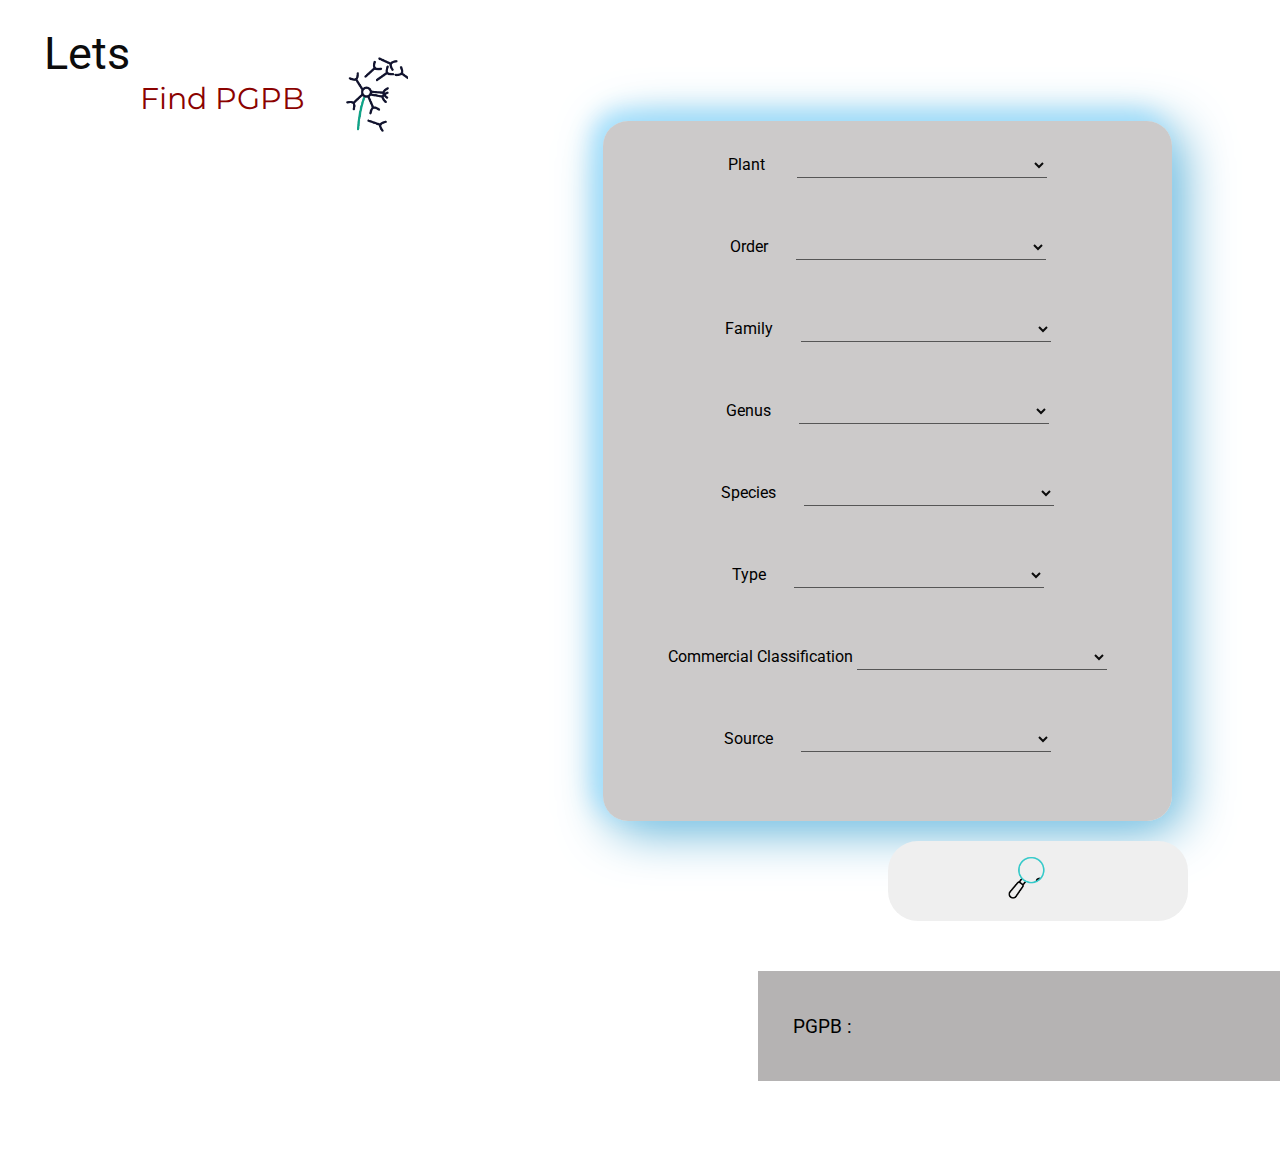
<file: find/find_pgpb.html>
<!DOCTYPE html>
<html>

<head>
   <meta name="viewport" content="width=device-width, initial-scale=1.0">
   <!-- <link href="css/style.css" rel="stylesheet">
   <link href="https://fonts.googleapis.com/css?family=Montserrat:300,300i,400,600,700" rel="stylesheet">
    <link rel="stylesheet" href="http://cdnjs.cloudflare.com/ajax/libs/font-awesome/4.4.0/css/font-awesome.min.css">
    <link href="assets/css/responsive.css" rel="stylesheet"> -->
   <link rel="preconnect" href="https://fonts.googleapis.com">
   <link rel="preconnect" href="https://fonts.gstatic.com" crossorigin>
   <link href="https://fonts.googleapis.com/css2?family=Roboto:wght@100&display=swap" rel="stylesheet">
   <link rel="preconnect" href="https://fonts.googleapis.com">
   <link rel="preconnect" href="https://fonts.gstatic.com" crossorigin>
   <link href="https://fonts.googleapis.com/css2?family=Montserrat:wght@300&family=Roboto:wght@100&display=swap"
      rel="stylesheet">
   <link rel="preconnect" href="https://fonts.googleapis.com">
   <link rel="preconnect" href="https://fonts.gstatic.com" crossorigin>
   <link href="https://fonts.googleapis.com/css2?family=Montserrat:wght@300&family=Roboto:wght@100;300&display=swap"
      rel="stylesheet">


   <style>
      /* #myVideo {
         position: fixed;
         right: 0;
         bottom: 0;
         min-width: 100%;
         min-height: 100%;
         z-index: -2;
         filter: blur(2px);
      } */

      * {
         font-family: roboto;

         color: rgb(12, 12, 12);
      }

      body {
         /* background-image: url("img/hero.jpg");
         background-repeat: no-repeat;*/
         background-attachment: scroll;
         background-size: cover;




      }

      select {
         width: 250px;
         height: 25px;
         border: 1px solid rgb(86, 86, 86);
         background-color: transparent;
         border-right: none;
         border-left: none;
         border-top: none;

      }

      select:focus {
         outline: none;
         transition: 0.3s ease;
      }

      option:focus,
      option:focus {
         transition: 0.3s ease;
      }

      .container {
         background-color: rgba(182, 179, 179, 0.696);
         float: right;
         border-radius: 25px;
         display: flex;
         justify-content: center;
         align-items: center;
         align-content: center;
         flex-direction: column;
         width: 45%;
         height: 700px;
         transform: translate(-100px, -300px);
         box-shadow: -8px -8px 25px #a0dffe, 8px 8px 52px #51aad3;
      }

      /* pgpb Output */

      .output {

         border: none;
         width: 500px;
         height: 200px;
         transform: translate(750px, 750px);

      }

      ::placeholder {
         color: black;
         padding-left: 10px;
      }


      input {
         padding: 12px;
         font-size: larger;
         font-family: 'Roboto', sans-serif;
         color: rgb(5, 5, 5);
         padding: 20px;
         width: 550px;
         height: 70px;
         background: rgba(173, 170, 170, 0.899);
         border: none
      }

      input:focus {
         outline: none;

      }

      /* /end of output */
      label {
         color: black;

      }

      .find_btn {
         width: 300px;
         height: 80px;
         font-family: roboto;
         transform: translate(880px, 420px);
         font-size: larger;
         border-radius: 30px;
         border: none;
         border-color: rgb(203, 220, 236);
      }

      .find_btn:hover {
         background-color: rgb(84, 220, 84);
         transition: 0.4s ease;
         border-color: rgb(56, 203, 98);
         outline: none;
         box-shadow: -2px -1px 25px #23a249;
      
      }

      .search {
         height: 50px;
      }

      .plant_gif {

         width: 100px;
         transform: translate(300px, -70px);
      }
     /* Hamburger Menu */
.hamburger-menu {
    display: block;
    cursor: pointer;
    width: 35px;
    height: 30px;
    position: absolute;
    top: 15px;
    right: 20px;
    z-index: 1000;
}

.hamburger-menu .line {
    width: 100%;
    height: 5px;
    background-color: #ffffff;
    margin: 6px 0;
    transition: all 0.3s ease;
}

/* Menu Styling */
.menu {
    display: none;
    position: absolute;
    top: 60px;
    right: 20px;
    background-color: #2e7d32;
    padding: 15px;
    border-radius: 8px;
    box-shadow: 0 4px 8px rgba(0, 0, 0, 0.2);
    width: 200px;
    z-index: 999;
}

.menu.active {
    display: block;
}

.menu a, .menu button {
    display: block;
    text-decoration: none;
    color: white;
    font-size: 1rem;
    font-weight: bold;
    padding: 10px;
    background: none;
    border: none;
    text-align: left;
    cursor: pointer;
    width: 100%;
}

.menu a:hover, .menu button:hover {
    background-color: rgba(255, 255, 255, 0.2);
    border-radius: 5px;
}

   </style>
   <script>
      function toggleMenu() {
         const menu = document.getElementById("menu");
         menu.classList.toggle("active");
      }
      </script>
</head>

<body background="https://rakeshloginform.w3spaces.com/pot.jpg">



   <form>


      <div class="navbar-header">





         <br> &nbsp;&nbsp;&nbsp;&nbsp;&nbsp;&nbsp;&nbsp;&nbsp;
         <a class="site-title">
            <span
               style="font-family: roboto;font-size:45px;">Lets&nbsp;</span><br>&nbsp;&nbsp;&nbsp;&nbsp;&nbsp;&nbsp;&nbsp;&nbsp;
            &nbsp;&nbsp;&nbsp;&nbsp;&nbsp;&nbsp;&nbsp;&nbsp;&nbsp;&nbsp;&nbsp;&nbsp;&nbsp;&nbsp;&nbsp;&nbsp;&nbsp;&nbsp;
            &nbsp;&nbsp;&nbsp;&nbsp;
            <span style="font-family:Montserrat;font-size: 30px;color:rgb(139, 2, 0);">Find PGPB</span></a>

      </div>
      <img class="plant_gif" src="img/plant-gif.gif">

      <div class="output">
         <input placeholder=" PGPB :">
      </div>


      <div class="container">

         <div class="plant_div">
            <label>Plant</label>&nbsp;&nbsp;&nbsp;&nbsp;&nbsp;&nbsp;&nbsp;&nbsp;<select aria-placeholder="Plant"
               id="selection" onchange="filterfunc()">
               <option></option>
               <option> Black locust
               </option>
               <option> Japanese clover
               </option>
               <option> Alfalfa
               </option>
               <option>Avocado
               </option>
               <option> Banana
               </option>
               <option> Bean
               </option>
               <option> Alkali swainsonpea
               </option>
            </select></div>
         <br><br><br>
         <div class="order_div">
            <label>Order</label>&nbsp;&nbsp;&nbsp;&nbsp;&nbsp;&nbsp;&nbsp;<select aria-placeholder="Order"
               id="selection1" onchange="filterfunc()">
               <option></option>
               <option> Fabales
               </option>
               <option> Laurales
               </option>
               <option> Zingiberales
               </option>
               <option> Rosales
               </option>
               <option>Cucurbitales
               </option>
               <option>Brassicales
               </option>
               <option>Myrtales
               </option>
            </select></div>
         <br><br><br>

         <div class="family_div">
            <label>Family</label>&nbsp;&nbsp;&nbsp;&nbsp;&nbsp;&nbsp;&nbsp;<select id="selection2"
               onchange="filterfunc()">
               <option></option>
               <option> Fabaceae
               </option>
               <option>Rosaceae
               </option>
               <option> Cucurbitaceae
               </option>
               <option>Cleomaceae
               </option>
               <option> Brassicaceae
               </option>
               <option>Myrtaceae
               </option>
               <option> Actinidiaceae
               </option>
            </select></div>
         <br><br><br>

         <div class="genus_div">
            <label>Genus</label>&nbsp;&nbsp;&nbsp;&nbsp;&nbsp;&nbsp;&nbsp;<select aria-placeholder="Genus"
               id="selection3" onchange="filterfunc()">
               <option></option>
               <option>Robinia
               </option>
               <option>Kummerowia
               </option>
               <option> Medicago
               </option>
               <option>Sphaerophysa
               </option>
               <option>Persea
               </option>
               <option>Musa
               </option>
               <option>Phaseolus
               </option>
            </select></div>
         <br><br><br>


         <div class="species_div">
            <label>Species</label>&nbsp;&nbsp;&nbsp;&nbsp;&nbsp;&nbsp;&nbsp;<select aria-placeholder="Species"
               id="selection4" onchange="filterfunc()">
               <option></option>
               <option> pseudoacacia
               </option>
               <option> striata
               </option>
               <option> sativa
               </option>
               <option>ruthenica
               </option>
               <option> salsula
               </option>
               <option>americana
               </option>
               <option>paradisiaca
               </option>
            </select></div>
         <br><br><br>

         <div class="type_div">
            <label>Type</label>&nbsp;&nbsp;&nbsp;&nbsp;&nbsp;&nbsp;&nbsp;<select aria-placeholder="Type" id="selection5"
               onchange="filterfunc()">
               <option></option>
               <option>Tree
               </option>
               <option> Herb
               </option>
               <option> Small Tree
               </option>
               <option>Vine
               </option>
               <option>Scrub
               </option>
               <option> Shrubs
               </option>
               <option>Creeper Plant
               </option>
            </select></div>
         <br><br><br>

         <div class="com_div">
   <label class="com_label">Commercial Classification</label>&nbsp;<select aria-placeholder="Commercial Classification" id="selection6"
               onchange="filterfunc()">
               <option></option>
               <option>Food and Medicinal Plant
               </option>
               <option> Cattle food
               </option>
               <option> Food plant
               </option>
db               <option> Growth promoting plant
               </option>
               <option> Medicinal plant
               </option>
               <option>Animal food plant
               </option>
               <option> Herbicide and Medicinal plant
               </option>
            </select></div>
         <br><br><br>

         <div class="source_div">
            <label>Source</label>&nbsp;&nbsp;&nbsp;&nbsp;&nbsp;&nbsp;&nbsp;<select aria-placeholder="Source" id="selection7" onchange="filterfunc()">
               <option></option>
               <option>Nitrogen Fixation
               </option>
               <option> Nitrogen fixation , antibiotic resistance
               </option>
               <option> cyanide-degrading bacteria
               </option>
               <option> Nitrogen fixation , antibiotic tolerance, salinity-alkalinity,
               </option>
               <option> decompose polycyclic aromatic hydrocarbons (PAHs)
               </option>
               <option>Prevent diseases
               </option>
               <option>Highly tolerant to acid
               </option>
            </select></div>
         <br><br>


      </div>
      <button class="find_btn"><img class="search" src="img/search.gif">&nbsp;&nbsp;&nbsp;&nbsp;</button>
   </form>
</body>

<script>



</script>

</html>
</file>
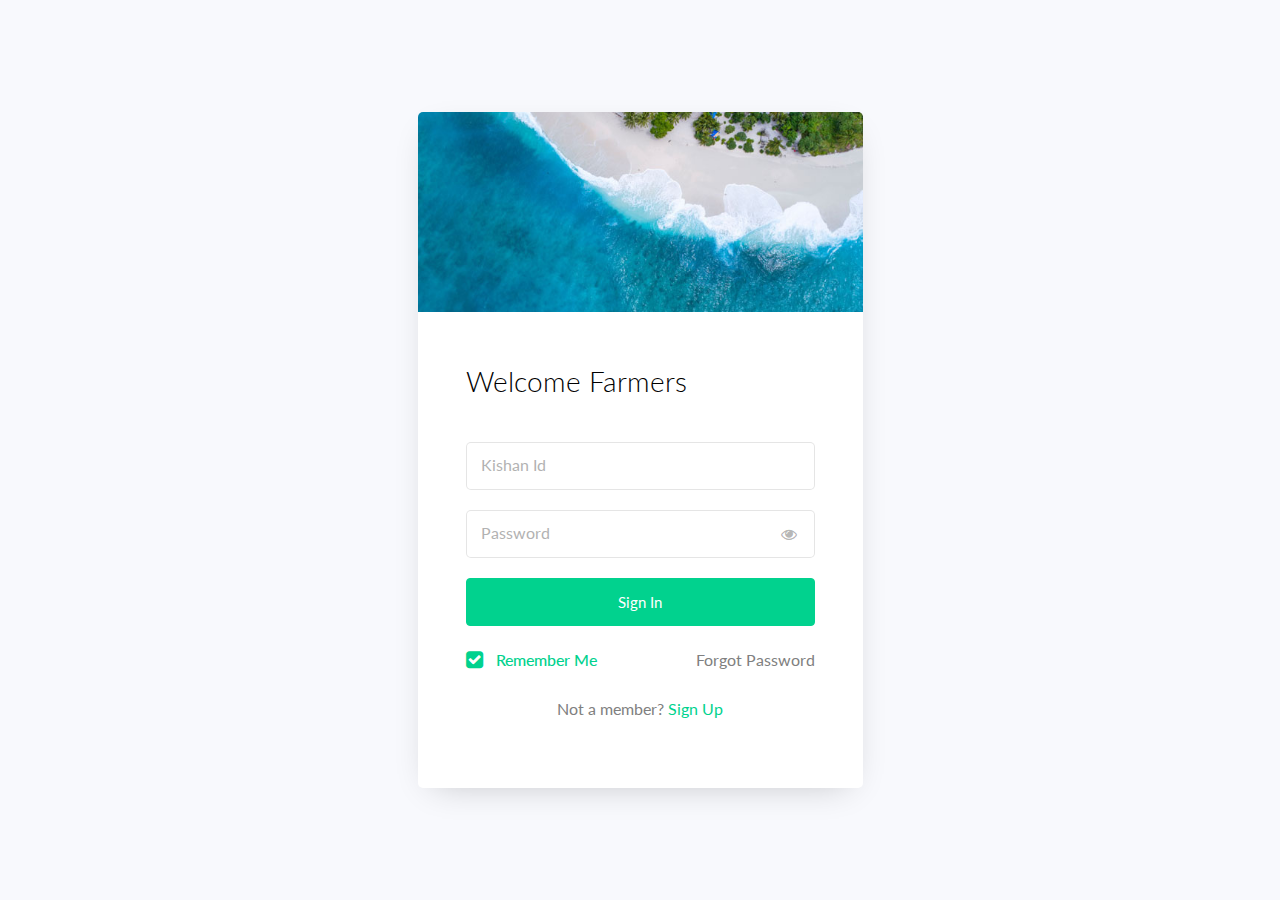
<file: login/Login.html>
<!doctype html>
<html lang="en">
  <head>
  	<title>Login 05</title>
    <meta charset="utf-8">
    <meta name="viewport" content="width=device-width, initial-scale=1, shrink-to-fit=no">

	<link href="https://fonts.googleapis.com/css?family=Lato:300,400,700&display=swap" rel="stylesheet">

	<link rel="stylesheet" href="https://stackpath.bootstrapcdn.com/font-awesome/4.7.0/css/font-awesome.min.css">
	
	<link rel="stylesheet" href="css/style.css">

	</head>
	<body>
	<section class="ftco-section">
		<div class="container">
			<div class="row justify-content-center">
				
			</div>
			<div class="row justify-content-center">
				<div class="col-md-7 col-lg-5">
					<div class="wrap">
						<div class="img" style="background-image: url(images/bg-1.jpg);"></div>
						<div class="login-wrap p-4 p-md-5">
			      	<div class="d-flex">
			      		<div class="w-100">
			      			<h3 style="width: 300px;" class="mb-4">Welcome Farmers</h3>
			      		</div>
								
			      	</div>
							<form action="#" class="signin-form">
			      		<div class="form-group mt-3">
			      			<input type="number" class="form-control" name="id"required>
			      			<label class="form-control-placeholder" for="username">Kishan Id</label>
			      		</div>
		            <div class="form-group">
		              <input id="password-field" type="password" class="form-control" name="password" required>
		              <label class="form-control-placeholder" for="password">Password</label>
		              <span toggle="#password-field" class="fa fa-fw fa-eye field-icon toggle-password"></span>
		            </div>
		            <div class="form-group">
		            	<input type="submit" class="form-control btn btn-primary rounded submit px-3" value="Sign In"/>
		            </div>
		            <div class="form-group d-md-flex">
		            	<div class="w-50 text-left">
			            	<label class="checkbox-wrap checkbox-primary mb-0">Remember Me
									  <input type="checkbox" checked>
									  <span class="checkmark"></span>
										</label>
									</div>
									<div class="w-50 text-md-right">
										<a href="#">Forgot Password</a>
									</div>
		            </div>
		          </form>
		          <p class="text-center">Not a member? <a data-toggle="tab" href="#signup">Sign Up</a></p>
		        </div>
		      </div>
				</div>
			</div>
		</div>
	</section>

	<script src="js/jquery.min.js"></script>
  <script src="js/popper.js"></script>
  <script src="js/bootstrap.min.js"></script>
  <script src="js/main.js"></script>

	</body>
</html>
</file>
<file: find/css/style.css>
/*
 * Theme Name: 
 * Theme URI: 
 * Author: Milan Savov, Nikola Kostov
 * Author URI/Mail: milan.savov@gmail.com, nikolakostov1991@gmail.com
 * Version: 1.0
 * */

 /* TABLE OF CONTENT 
*
* - CUSTOM RESETS
    - Buttons
    - Forms
* - LAYOUT
* - HEADER 
    - Site Logo
    - Navigation
* - HERO (BANNER)
* - HOMEPAGE SECTIONS
    - Features 
    - Services
    - Map Feature 
    - Portfolio
    - Newsletter 
* - FOOTER
* - PAGES
    - PORTFOLIO
    - PORTFOLIO ITEM
    - BLOG
    - BLOG POST
    - CONTACT
*
*/


/* CUSTOM RESETS
================================================== */
a {
    transition: all 0.25s ease-in-out;
    -moz-transition: all 0.25s ease-in-out;
    -webkit-transition: all 0.25s ease-in-out;
    -o-transition: all 0.25s ease-in-out;
    -ms-transition: all 0.25s ease-in-out;
    cursor: pointer;
    color: #9fa3a7;
}

a:focus,
a:hover {
    color: #6fc754;
    outline: 0 none;
    text-decoration: none;
}

p {
    margin-bottom: 0;
    font-size: 14px;
    font-weight: 300;
    color: #9fa3a7;
    line-height: 22px;
}

h1 {
    font-size: 62px;
}

h2 {
    font-size: 42px;
}

h1,h2,h3,h4,h5 {
    color: #26292c;
}

p + p {
    margin-top: 40px;
}

/* Buttons */
.btn {
    line-height: 50px;
    min-width: 200px;
    font-size: 16px;
    font-weight: 300;
    border: 0;
    border-radius: 50px;
    color: #26272d;
    background-color: #fff;
    padding: 0;
    transition: color 0.25s ease-in-out, background-color 0.25s ease-in-out;
    -moz-transition: color 0.25s ease-in-out, background-color 0.25s ease-in-out;
    -webkit-transition: color 0.25s ease-in-out, background-color 0.25s ease-in-out;
    -o-transition: color 0.25s ease-in-out, background-color 0.25s ease-in-out;
    -ms-transition: color 0.25s ease-in-out, background-color 0.25s ease-in-out;
}

.btn-border {
    border: 1px solid #26272d;
}

.btn-fill {
    background-color: #267df4;
    color: #fff;
}

.btn-gray {
    background-color: #f5f5f8;
    color: #26272d;
}

.btn-green {
    background-color: #6fc754;
    color: #fff;  
}

.btn:hover,
button.btn:hover,
.btn:focus,
button.btn:focus {
    background-color: #26272d;
    color: #fff;
}

.btn-gray:hover,
.btn-gray:focus {
    background-color: #6fc754;
    color: #fff;    
}

/* 
 * Forms 
 */
/* Input fields */
.form-group {
    position: relative;
    margin: 0 auto;
    width: 100%;
}

.form-control {
    border-radius: 25px;
    height: 50px;
    padding: 15px 20px;
    border-color: #f5f5f8;
}

.form-control + .form-control {
    margin-top: 10px;
}

.form-control:focus {
    background-color: #f5f5f8;
    border-color: #f5f5f8;
    box-shadow: none;
    outline: none;
}

.form-group .btn {
    position: absolute;
    top: 5px;
    right: 5px;
    line-height: 40px;
    min-width: 60px;
    font-size: 16px;
    border-radius: 25px;
}

.form-control-comment {
    height: 100px;
    resize: none;
}

.search-form .form-group .form-control {
    padding-right: 80px;
}

/* ELEMENTS
================================================== */
/* Checkbox fields */
input[type=checkbox],
input[type=radio] {
    position: absolute;
    visibility: hidden;
    height: auto;
    margin-top: 0;
}

.checkbox {
    margin: 0;
} 

.checkbox + .checkbox,
.radio-btn + .radio-btn {
    margin-top: 15px;
}

.checkbox [type="checkbox"]:not(:checked) + label,
.checkbox [type="checkbox"]:checked + label {
    position: relative;
    padding-left: 30px;
    cursor: pointer;
}

.checkbox [type="checkbox"]:not(:checked) + label:before,
.checkbox [type="checkbox"]:checked + label:before {
    content: '';
    position: absolute;
    left:0; 
    width: 20px; 
    height: 20px;
    background-color: #fff;
    border: 1px solid #f5f5f8;
    border-radius: 3px;
    box-shadow: none;
    transition: border-color .2s;
    -webkit-transition: border-color .2s;
    -ms-transition: border-color .2s;
    -o-transition: border-color .2s;
    -ms-transition: border-color .2s;
}

.checkbox [type="checkbox"]:not(:checked) + label:after,
.checkbox [type="checkbox"]:checked + label:after {
    content: '\f00c';
    font-family: 'FontAwesome';
    position: absolute;
    top: 50%;
    left: 0;
    text-align: center;
    font-size: 15px;
    height: 20px;
    width: 20px;
    border-radius: 3px;
    color: #fff;
    background-color: #6fc754;
    transform: translateY(-50%);
    -webkit-transform: translateY(-50%);
    -ms-transform: translateY(-50%);
    -o-transform: translateY(-50%);
    -ms-transform: translateY(-50%);
      transition: opacity .2s;
    -webkit-transition: opacity .2s;
    -ms-transition: opacity .2s;
    -o-transition: opacity .2s;
    -ms-transition: opacity .2s;
}

.checkbox [type="checkbox"]:not(:checked) + label:after {
    opacity: 0;
}

.checkbox [type="checkbox"]:checked + label:after {
    opacity: 1;
}

.checkbox [type="checkbox"]:disabled:not(:checked) + label:before,
.checkbox [type="checkbox"]:disabled:checked + label:before {
    box-shadow: none;
    border-color: #bbb;
    background-color: #ddd;
}

.checkbox [type="checkbox"]:disabled:checked + label:after {
    color: #999;
}
.checkbox [type="checkbox"]:disabled + label {
    color: #aaa;
}

.checkbox [type="checkbox"]:checked:focus + label:before,
.checkbox [type="checkbox"]:not(:checked):focus + label:before {
    border: 1px dotted #6fc754;
}

.checkbox [type="checkbox"]:not(:checked) + label:hover:before,
.checkbox [type="checkbox"]:checked + label:hover:before {
    border: 1px solid #6fc754;
}

/* Radiobutton fields */
.radio-btn label {
    font-weight: 400;
}

.radio-btn [type="radio"]:not(:checked) + label,
.radio-btn [type="radio"]:checked + label {
    position: relative;
    padding-left: 30px;
    cursor: pointer;
    margin-bottom: 0;
}

.radio-btn [type="radio"]:not(:checked) + label:before,
.radio-btn [type="radio"]:checked + label:before {
    content: '';
    position: absolute;
    left:0; 
    top: 50%;
    width: 20px;
    height: 20px;
    background-color: #fff;
    border: 1px solid #f5f5f8;
    border-radius: 50px;
    box-shadow: none;
    transform: translateY(-50%);
    -webkit-transform: translateY(-50%);
    -ms-transform: translateY(-50%);
    -o-transform: translateY(-50%);
    -ms-transform: translateY(-50%);
    transition: border-color .2s;
    -webkit-transition: border-color .2s;
    -ms-transition: border-color .2s;
    -o-transition: border-color .2s;
    -ms-transition: border-color .2s;
}

.radio-btn [type="radio"]:not(:checked) + label:after,
.radio-btn [type="radio"]:checked + label:after {
    content: '';
    position: absolute;
    width: 12px;
    height: 12px;
    top: 50%;
    left: 4px;
    background-color: #6fc754;
    border-radius: 50px;
    transform: translateY(-50%);
    -webkit-transform: translateY(-50%);
    -ms-transform: translateY(-50%);
    -o-transform: translateY(-50%);
    -ms-transform: translateY(-50%);
    transition: opacity .2s;
    -webkit-transition: opacity .2s;
    -ms-transition: opacity .2s;
    -o-transition: opacity .2s;
    -ms-transition: opacity .2s;
}

.radio-btn [type="radio"]:not(:checked) + label:after {
    opacity: 0;
}
.radio-btn [type="radio"]:checked + label:after {
    opacity: 1;
}

.radio-btn [type="radio"]:disabled:not(:checked) + label:before,
.radio-btn [type="radio"]:disabled:checked + label:before {
    box-shadow: none;
    border-color: #bbb;
    background-color: #ddd;
}

.radio-btn [type="radio"]:disabled:checked + label:after {
    color: #999;
}

.radio-btn [type="radio"]:disabled + label {
    color: #aaa;
}

.radio-btn [type="radio"]:checked:focus + label:before,
.radio-btn [type="radio"]:not(:checked):focus + label:before {
    border: 1px dotted #6fc754;
}

.radio-btn [type="radio"]:checked + label:hover:before,
.radio-btn [type="radio"]:not(:checked) + label:hover:before {
    border: 1px solid #6fc754;
}

/* Selectpicker */
select {
    position: absolute !important;
    bottom: 0;
    left: 50%;
    display: block !important;
    width: .5px !important;
    height: 100% !important;
    padding: 0 !important;
    opacity: 0 !important;
    border: none;
}

.bootstrap-select .btn {
    border: 1px solid #26272d;
    border-radius: 10px;
}

.bootstrap-select span.pull-left {
    padding-left: 10px;
}

.bootstrap-select.btn-group .dropdown-menu.inner {
    position: static; *
    float: none;
    border: 0;
    padding: 0;
    margin: 0;
    border-radius: 0;
    -webkit-box-shadow: none;
    box-shadow: none;
}

.bootstrap-select.open .dropdown-menu {
    display: block;
    border: 1px solid #26272d; 
    border-radius: 10px;
}

.bootstrap-select.btn-group .dropdown-menu {
    padding: 5px 0;
    min-width: 100%;
    overflow: hidden;
    -webkit-box-sizing: border-box;
    -moz-box-sizing: border-box;
    box-sizing: border-box;
    z-index: 9999;
}

.bootstrap-select .dropdown-menu {
    display: none;
    visibility: visible;
    opacity: 1;
    padding: 0;
}

.bootstrap-select .bs-caret {
    float: right;
    padding-right: 10px;
}

.bootstrap-select .bs-caret .caret {
    border-top: 6px dashed;
    border-top: 6px solid\9;
    border-right: 6px solid transparent;
    border-left: 6px solid transparent;   
}

.bootstrap-select .selected {
    color: #6fc754;
}

.bootstrap-select .check-mark {
    display: none;
}

/*  Tabs  */
.tab-style {
    border-bottom: none;
}

.tab-style + .tab-content {
    padding: 15px;
    border: 1px solid #26272d;
    border-bottom-left-radius: 10px;
    border-bottom-right-radius: 10px;
    border-top-right-radius: 10px;
}

.nav-tabs.tab-style > li.active > a,
.nav-tabs.tab-style > li > a:hover {
    border: 1px solid #6fc754;
    background-color: #6fc754;
    color: #fff;
}

.nav-tabs.tab-style > li > a {
    position: relative;
    color: #26272d;
    margin-right: 0;
    border: 1px solid #26272d;
    border-top-left-radius: 10px;
    border-top-right-radius: 10px;
}

.nav-tabs.tab-style > li + li {
    margin-left: 10px;
}

/* Accordion */
.accordion.panel-group {
    margin-bottom: 0;
}

.accordion.panel-group .panel + .panel {
    margin-top: 0;
}

.accordion .panel {
    border: 0;
    box-shadow: none;
    border: 1px solid #26272d;
    border-bottom: 0;
    border-radius: 0;
}

.accordion .panel:first-child,
.accordion .panel:first-child .panel-heading a {
    border-top-right-radius:10px;
    border-top-left-radius:10px;
}

.accordion .panel:last-child {
    border-bottom-right-radius:10px;
    border-bottom-left-radius:10px;
    border-bottom: 1px solid #26272d;
}

.accordion .panel:last-child .panel-heading a.collapsed {
    border-bottom-right-radius:10px;
    border-bottom-left-radius:10px;
}

.accordion .collapsed {
    height: auto;
}

.accordion .panel-heading {
    background-color: transparent;
    padding: 0;
}

.accordion .panel-heading a {
    display: inline-block;
    position: relative;
    width: 100%;
    padding: 10px 40px 10px 15px;
}

.accordion .panel-heading a.collapsed {
    background-color: transparent;
    color: #26272d;
}

.accordion .panel-heading a.collapsed:hover,
.accordion.accordion-gray .panel-heading a.collapsed:hover,
.accordion .panel-heading a {
    background-color: #6fc754;   
    color: #fff; 
}

.accordion .panel-heading a.collapsed::after {
    content: "\f107";
}

.accordion .panel-heading a::after {
    font-family: "FontAwesome";
    content: "\f106";
    position: absolute;
    top: 50%;
    right: 15px;
    transform: translateY(-50%);
    -moz-transform: translateY(-50%);
    -o-transform: translateY(-50%);
    -ms-transform: translateY(-50%);
    -webkit-transform: translateY(-50%);
}

.panel-group .panel-heading+.panel-collapse>.list-group, 
.panel-group .panel-heading+.panel-collapse>.panel-body {
    border: none;
}

/* Pagination */
.pagination {
  margin: 0;
  vertical-align: middle;
}

.pagination > li > a {
  border: none;
  color: #292a2c;
  background-color: #f5f5f8;
  padding: 10px 15px;
  border-radius: 10px;
  font-size: 12px;
}

.pagination > li + li > a {
  margin-left: 5px;
}

.pagination > li.active > a,
.pagination > li > a:hover,
.pagination > li.active > a:hover {
  background-color: #6fc754;
  color: #fff;
}

.pagination > li:first-child > a {
  border-top-left-radius: 10px;
  border-bottom-left-radius: 10px;
}

.pagination > li:last-child > a {
  border-top-right-radius: 10px;
  border-bottom-right-radius: 10px;
}

.pagination > li.more > a {
  margin-left: 0;
  padding: 10px 5px;
  pointer-events: none;
  background-color: transparent;
}

.pagination > li.more + li > a {
  margin-left: 0;
}

/* LAYOUT
================================================== */
html, body {
    width: 100%;
    height: 100%;
    margin: 0;
    padding: 0;
    font-family: 'Montserrat', sans-serif;
    color: #26272d;
}

.img-res {
    display: block;
    width: 100vw;
    height: 100vh;
    max-width: 100%;
    max-height: 100%;
    object-fit: cover;
}

/* Background colors */
.gray-bg {
  background-color: #f5f5f8;
}

/* Margin and padding resets */
.mb-10 {margin-bottom: 10px;}
.mt-20 {margin-top: 20px;}
.mt-50 {margin-top: 50px;}

/* HEADER
================================================== */
.site-header {
    position: absolute;
    padding: 50px 0 0;
    background-color: transparent;
    width: 100%;
    z-index: 3;
}

/* Site-logo */
.site-title {
    font-size: 18px;
    line-height: 26px;
    color: #26272d;
}

.site-title:hover {
    color: #26272d;   
}

.site-title span {
    font-weight: 700;
}

.site-title a:hover {
    color: #fff;
}

/* Navigation */
.navbar-collapse {
    text-align: center;
}

.navbar-nav {
    float: none;
    display: inline-block;
}

.navbar-nav > li > a, 
.slicknav_nav > li > a {
    padding: 0;
    font-size: 16px;
    position: relative;
    color: #26272d;
    line-height: 26px;
}

.site-header-white .navbar-nav > li > a,
.site-header-white .site-title {
    color: #fff;
}

.navbar-nav > li > a i {
    margin-left: 5px;
}

.navbar-nav > li + li {
    margin-left: 30px;
}

.nav .open > a, 
.nav .open > a:focus, 
.nav .open > a:hover,
.navbar-nav > li > a:hover,
.navbar-nav > li > a:focus,
.navbar-nav > li.active > a,
.navbar-collapse li a:hover,
.dropdown.open > a, 
.site-header-white .dropdown.open > a,
.dropdown-menu a:hover, 
.dropdown:hover > a, 
.dropdown-menu>li>a:focus,
.dropdown-menu li a:hover,
.slicknav_nav > li.active a,
.slicknav_open .slicknav_arrow,
.slicknav_nav > li a:hover {
    background-color: transparent;
    color: #6fc754;
}

.navbar-toggle {
    border-color: #fff;
    margin: 0 15px 0 0;
    position: relative;
    top: -1px;
}

.navbar-toggle:hover,
.navbar-toggle[aria-expanded=true] {
    background-color: #fff;
    border-color: #000;
    cursor: pointer;
}

.navbar-toggle:hover .icon-bar,
.navbar-toggle[aria-expanded=true] .icon-bar {
    background-color: #000;
}

.navbar-toggle  .icon-bar {
    background-color: #fff;
}

.navbar-nav .dropdown-menu {
    display: block;
    opacity: 0;
    visibility: hidden;
    border-radius: 0;
    min-width: 130px;
    border: 0;
    border-top: 5px solid #6fc754;
    top: 140%;
    transition: all 0.4s;
    -moz-transition: all 0.4s;
    -webkit-transition: all 0.4s;
    -o-transition: all 0.4s;
    -ms-transition: all 0.4s;
}

.navbar-nav li a:hover + .dropdown-menu,
.navbar-nav .dropdown-menu:hover {
    opacity: 1;
    visibility: visible;
    top: 100%;
    transition-delay: 0s;
}

.dropdown-menu li a {
    padding: 5px 15px;
    position: relative;
    left: 0;
}

.dropdown-menu li a:hover {
    left: 15px;
}

/* HERO
================================================== */
.hero { 
    background: url(../img/hero.jpg) no-repeat center / cover; 
    height: 100%;
    width: 100%;
    display: table;
    position: relative;
}

.overlay:before {
  content: '';
  background-color: rgba(255,255,255,0.5);
  height: 100%;
  width: 100%;
  position: absolute;
  top: 0;
  left: 0;
  z-index: 0;
}

.hero-content {
    display: table-cell;
    vertical-align: middle;
    padding-top: 75px;
}

.hero-text {
    max-width: 890px;
    width: 100%;
    margin: 0 auto;
    padding: 0 15px;
    text-align: center;
}

.hero-text h1 {
    position: relative;
    margin: 0;
}

.hero-text p {
    position: relative;
    margin: 45px 0 30px;
    font-size: 20px;
    color: #26272d;
}

.hero-text .btn {
    position: relative;
    background-color: transparent;
}

.hero-text .btn:hover {
    background-color: #26272d;
    color: #fff;
}

.hero .breadcrumb {
    padding-top: 60px;
    margin-bottom: 0;
}

.hero .breadcrumb:before {
    content: '';
    display: block;
    position: absolute;
    left: 50%;
    bottom: 45px;
    height: 12px;
    width: 80px;
    border-top: 5px solid #fff;
    border-bottom: 3px solid #fff;
    transform: translateX(-50%);
    -moz-transform: translateX(-50%);
    -webkit-transform: translateX(-50%);
    -o-transform: translateX(-50%);
    -ms-transform: translateX(-50%);
}

.subpage-hero {
    height: 400px;
}

.subpage-hero.overlay:before {
    background-color: rgba(38,39,45,0.5);
}

.subpage-hero .hero-content,
.subpage-hero .hero-content h1,
.subpage-hero a  {
    color: #fff;
}

.subpage-hero a:hover {
    color: #6fc754;
}

.portfolio-hero {
    background: url(../img/portfolio-hero.jpg) no-repeat center / cover;     
}

.blog-hero {
    background: url(../img/blog-hero.jpg) no-repeat center / cover;     
}

.contact-hero {
    background: url(../img/contact-hero.jpg) no-repeat center / cover;     
}

/* SITEMAIN
================================================== */
/* site-section */
.site-section {
   padding: 100px 0 140px;
}

.subheading-text {
    font-size: 20px;
    font-style: italic;
}

.heading-separator {
    position: relative;
    margin: 0;
    padding-bottom: 70px;
}

.heading-separator:after {
    content: "";
    position: absolute;
    bottom: 25px;
    left: 0;
    right: 0;
    height: 2px;
    width: 50px;
    margin: 0 auto;
    background-color: #267df4;
}

/* Section: Features */
.section-features h2 {
    padding-bottom: 40px;
    font-size: 30px;
}

.section-features img {
    position: absolute;
    right: 15px;
    height: 380px;
}

/* Section: Services */
.section-services .subheading-text {
    margin-bottom: 90px;
}

.section-services .col-md-3:nth-child(n+5) .service {
    margin-top: 60px;
}

.service {
    min-height: 250px;
}

.service-title {
    margin: 35px 0 25px;
    font-size: 13px;
    text-transform: uppercase;
}

.service-info {
    font-size: 13px; 
}

/* Section: Map Feature */
.section-map-feature {
    padding-top: 250px;
    background: #071021 url(../img/map.png) no-repeat top center / cover; 
}

.section-map-feature h2 {
    padding-bottom: 30px;
    margin: 0;
}

.section-map-feature h2,
.section-map-feature p {
    color: #fff;
}

.section-map-feature .btn {
    margin: 80px 0 215px;
}

.counter {
    margin-bottom: 30px;
    font-size: 40px;
    font-weight: 300;
    line-height: 1;
}

.counter-item h3 {
    margin: 0;
    font-size: 16px;
    color: #0960d7;
}

/* Section: Portfolio */
.portfolio-item {
    margin-top: 30px;
}

.portfolio-item {
    height: 270px;
    position: relative;
}

.portfolio-item:before {
    content: "";
    position: absolute;
    left: 0;
    top: 0;
    right: 100%;
    bottom: 0;
    background-color: #f5f5f8;
    transition: right 0.25s ease-in-out;
    -moz-transition: right 0.25s ease-in-out;
    -webkit-transition: right 0.25s ease-in-out;
    -o-transition: right 0.25s ease-in-out;
    -ms-transition: right 0.25s ease-in-out;
}

.portfolio-item:hover:before {
    right: 25%;
}

.portfolio-item-title,
.portfolio-item a {
    position: absolute;
    left: 0px;
    margin: 0;
    font-size: 16px;
    opacity: 0;
}

.portfolio-item-title {
    width: 150px; 
    top: 15px;  
    transition: left 0.25s ease-in-out, opacity 0.25s ease-in-out;
    -moz-transition: left 0.25s ease-in-out, opacity 0.25s ease-in-out;
    -webkit-transition: left 0.25s ease-in-out, opacity 0.25s ease-in-out;
    -o-transition: left 0.25s ease-in-out, opacity 0.25s ease-in-out;
    -ms-transition: left 0.25s ease-in-out, opacity 0.25s ease-in-out;
}

.portfolio-item:hover .portfolio-item-title {
    left: 15px;
    opacity: 1;
}

.portfolio-item a {
    bottom: 15px;
    color: #26272d;
    padding: 5px 12px;
    border: 1px solid #26272d;
    border-radius: 50px;
}

.portfolio-item:hover a {
    left: 55%;
    opacity: 1;
}

.portfolio-item a:hover {
    background-color: #26272d;
    color: #fff;
}

.portfolio-item a i {
    width: 16px;
    text-align: center;
}

/* Section: Newsletter */
.section-newsletter h2 {
    padding-bottom: 30px;
    margin: 0;
}

.newsletter-group {
    max-width: 550px;
}

.newsletter-group .form-control {
    padding-right: 125px;
}

.newsletter-group .btn {
    min-width: 120px;
}

/* FOOTER
================================================== */
.site-footer {
    background-color: #f5f5f8;
    padding-top: 95px;
}

.site-footer .site-title {
    display: inline-block;
    margin-bottom: 40px;
}

.site-footer h3 {
    font-size: 16px;
    text-transform: uppercase;
    margin:0 0 40px;
}

.site-footer > .container {
    padding-bottom: 170px;
}

.site-footer .list-unstyled li + li {
    margin-top: 20px;
}

.contact-links li {
    position: relative;
}

.contact-links li i {
    position: absolute;
    top: 50%;
    width: 20px;
    text-align: center;
    font-size: 18px;
    color: #8c8f94;
    transform: translateY(-50%);
    -moz-transform: translateY(-50%);
    -webkit-transform: translateY(-50%);
    -o-transform: translateY(-50%);
    -ms-transform: translateY(-50%);
}

.contact-links li a,
.contact-links li p {
    margin-left: 40px;
}

.list-unstyled {
    margin-bottom: 0;
}

.list-unstyled li a,
.list-unstyled li p {
    font-size: 16px;
    color: #8c8f94;
    font-weight: 300;
}

.list-unstyled li a:hover,
.list-unstyled li.active a {
    color: #6fc754;
}

/* Copyright */
.copyright {
    padding: 30px 0;
    border-top: 1px solid rgba(38, 41, 44, 0.05);
}

.social-links a {
    line-height: 36px;
    padding: 5px 15px;
    font-size: 18px;
    border: 1px solid;
    border-radius: 50px;
}

.social-links a:hover {
    color: #fff;
}

.social-links a i {
    width: 18px;
    text-align: center;
}

a.twitter-bg {
    color: #55acee;
    border-color: #55acee; 
}

a.twitter-bg:hover {
    background-color: #55acee;
}

a.facebook-bg {
  color: #3b5998;
  border-color: #3b5998;
}

a.facebook-bg:hover{
  background-color: #3b5998;
}

a.pinterest {
  color: #dd4b39;
  border-color: #dd4b39;
} 

a.pinterest:hover{
  background-color: #dd4b39;
} 

a.linkedin-bg {
  color: #007bb5;
  border-color: #007bb5;
}

a.linkedin-bg:hover {
  background-color: #007bb5;
}

.copyright .text-right {
    padding: 4px 0;
}

.copyright p {
    font-size: 9px;
    font-weight: 400;
    text-transform: uppercase;
    color: #26272d;
}

.copyright p + p {
    margin-top: 2px;
}

/* PAGES
================================================== */
.subpage-site-section {
    padding: 60px 0;
}

.breadcrumb {
    background-color: transparent;
    position: relative;
}

.breadcrumb .active {
    color: #fff;
}

/* 
 * Portfolio
 */
.portfolio-sorting li:nth-child(-n+3){
    margin-bottom: 5px;
}

.portfolio-sorting li a {
    line-height: 40px;
    min-width: 120px;
    font-size: 16px;
}

.portfolio-sorting li .active {
    background-color: #6fc754;
    color: #fff;  
    box-shadow: none;   
}

#grid {
    margin-top: 25px;
}

#grid .col-md-4 {
    display: none;
}

#loadMore {
    margin-top: 30px;
}

#loadMore.disabled {
    background-color: #eee;
    color: #000;
    opacity: 0.3;
}

/* 
 * Portfolio-item
 */
.project-img {
    height: 480px;
}

.project-img + .project-img  {
    margin-top: 20px;
}

.project-info h5 {
    font-size: 18px;
    text-transform: uppercase;
    margin: 0;
}

.project-description,
.project-date-category {
    margin: 30px 0 0;
}

.project-date-category p + p {
    margin-top: 10px;
}

.project-date-category p span {
    font-size: 14px;
    text-transform: uppercase; 
    color: #26272d;
    font-weight: 400;
}

.project-info .btn {
    margin-top: 25px;
    line-height: 40px;
    min-width: 120px;
}

.project-info .social-links {
    margin-top: 25px;
}

.section-related-projects {
    padding-top: 0;
}

/* 
 * Blog
 */
.blog-post + .blog-post {
    margin-top: 60px;
}

.blog-post img {
    height: 480px;
}

.post-content,
.post-content .text-right,
.post-meta {
    margin-top: 25px;
}

.blog-post .post-title {
    padding: 0;
    margin: 0;
    font-size: 18px;
    font-weight: 600;
    text-transform: uppercase;
}

.post-content p {
    margin: 25px 0 0;
}

.post-content .post-title a {
    color: #26292c;
}

.post-content a {
    color: #8c8f94;   
}

.post-content .read-more {
    position: relative;
    padding-right: 30px;
    text-transform: uppercase;
}

.post-content .read-more:after {
    content: '';
    display: block;
    background-color: #8c8f94;  
    width: 20px;
    height: 2px;
    position: absolute;
    right: 0;
    top: 8px;
    transition: background-color 0.25s ease-in-out;
    -moz-transition: background-color 0.25s ease-in-out;
    -webkit-transition: background-color 0.25s ease-in-out;
    -o-transition: background-color 0.25s ease-in-out;
    -ms-transition: background-color 0.25s ease-in-out;
}

.post-content .read-more:hover:after {
    background-color: #6fc754; 
}

.blog-post a:hover + .post-content .post-title a,
.post-content a:hover {
    color: #6fc754;
}

.post-meta {
    padding: 5px 0;
}

.post-meta span {
    padding: 6px 0;
}

.post-meta span + span {
    margin-left: 40px;
}

.post-meta span a {
    position: relative;
    padding: 6px 0 6px 40px;
}

.post-meta i,
.post-author img {
    position: absolute;
    left: 0;
    top: 0;
}

.post-author img {
    height: 30px;
    width: 30px;
}

.post-meta i {
    font-size: 30px;
}

.post-category i {
    top: 1px;
}

.section-blog .ui-pagination {
    margin-top: 60px;
}

/* 
 * Blog post
 */
/* Post Comments */
.post-comments {
    margin-top: 40px;
}

.post-comments h3,
.respond h3 {
    font-size: 16px;
    margin: 30px 0 15px;
    text-transform: uppercase;
}

.post-comment {
    padding-left: 70px;
    position: relative;
}

.post-comment + .post-comment,
.replied + .post-comment {
    margin-top: 30px;
}

.replied {
    margin: 20px 0 0 70px;
    padding-top: 20px;
    border-top: 1px solid rgba(38,41,44, 0.05)
}

.post-comment img {
    width: 70px;
    height: 70px;
    position: absolute;
    left: 0;
    top: 0;
}

.post-comment-content-details {
    background-color: #f5f5f8;
    padding: 10px 0 10px 20px;
}

.post-comment-content-details p {
    display: inline-block;
    color: #8c8f94;
}

.post-comment-content-details p + p {
    margin: 0 0 0 20px;
}

.post-comment-date i {
    margin-right: 5px;
    line-height: 18px;
}

.comment {
    padding: 15px 0 0 20px;
}

.comment + .comment {
    margin-top: 0px;
}

.comment-reply {
    margin-top: 5px;
}

/* Respond */
.respond .form-control + .btn {
    margin-top: 10px;
}

/* Sidebar */
.sidebar {
    padding-left: 30px;
}

.widget + .widget {
    margin-top: 60px;
}

.widget-title {
    font-size: 18px;
    margin: 0 0 30px;
    text-transform: uppercase;
    letter-spacing: 1px;   
}

.widget .list-unstyled a:hover {
    padding-left: 15px;
}

.widget .list-unstyled li + li {
    margin-top: 20px;
}

.widget-categories li a span {
    float: right;
}

.widget-tags .list-unstyled li + li {
    margin-top: 10px;
    padding-top: 10px;
    border-top: 1px solid rgba(38,41,44,0.05)
}

/* 
 * Contact
 */
/* Section: Contact-us */
.section-contact-us h2 {
    font-size: 18px;
    text-transform: uppercase;
    padding-bottom: 50px;
    letter-spacing: 1px;
}

.section-contact-us .form-group label,
.contact-info h3 {
    margin: 0 0 10px 20px;
    color: #26292c;
    font-size: 16px;
    font-weight: 300; 
}

.section-contact-us textarea {
    height: 130px;
}

.section-contact-us .btn {
    margin-top: 35px;
}

.contact-info {
    padding-left: 30px;
}

.contact-info h3 {
    margin-left: 0;
    color: #8c8f94;
}

.contact-info .list-unstyled li {
    font-size: 14px;
    font-weight: 300;
    color: #8c8f94;
}

.contact-info .list-unstyled + h3,
.contact-info a + h3 {
    margin-top: 30px;
}

.section-contact-us .row + .form-group,
.section-contact-us .form-group + .form-group {
    margin-top: 25px;
}

/* Section: map */
.section-map {
  height: 500px;
  width: 100%
}
/* Updated Form Styling */
.form-group {
    margin-bottom: 15px;
}

.form-control {
    border-radius: 5px;
    height: 45px;
    padding: 10px;
    border: 1px solid #ced4da;
    transition: all 0.3s;
}

.form-control:focus {
    border-color: #007bff;
    box-shadow: 0 0 5px rgba(0, 123, 255, 0.5);
}

/* Custom Select */
.custom-select {
    height: 45px;
    border-radius: 5px;
    border: 1px solid #ced4da;
    padding: 10px;
}

/* Input Group Styling */
.input-group .input-group-text {
    background-color: #f8f9fa;
    border: 1px solid #ced4da;
    border-radius: 5px;
}

/* Button Styling */
.btn {
    padding: 10px 20px;
    border-radius: 5px;
    transition: background 0.3s ease-in-out;
}

.btn:hover {
    background-color: #0056b3;
    color: white;
}

/* Adjusting Checkbox and Radio Buttons */
.custom-control-input:checked ~ .custom-control-label::before {
    background-color: #007bff;
    border-color: #007bff;
}

/* Fixes for Form Layout */
.row {
    margin-bottom: 10px;
}

/* Improve Dropdowns */
.dropdown-menu {
    border-radius: 5px;
    box-shadow: 0px 4px 6px rgba(0, 0, 0, 0.1);
}

/* Spacing for Cards */
.card {
    margin-bottom: 20px;
    border-radius: 10px;
    box-shadow: 0 2px 4px rgba(0, 0, 0, 0.1);
}
</file>
